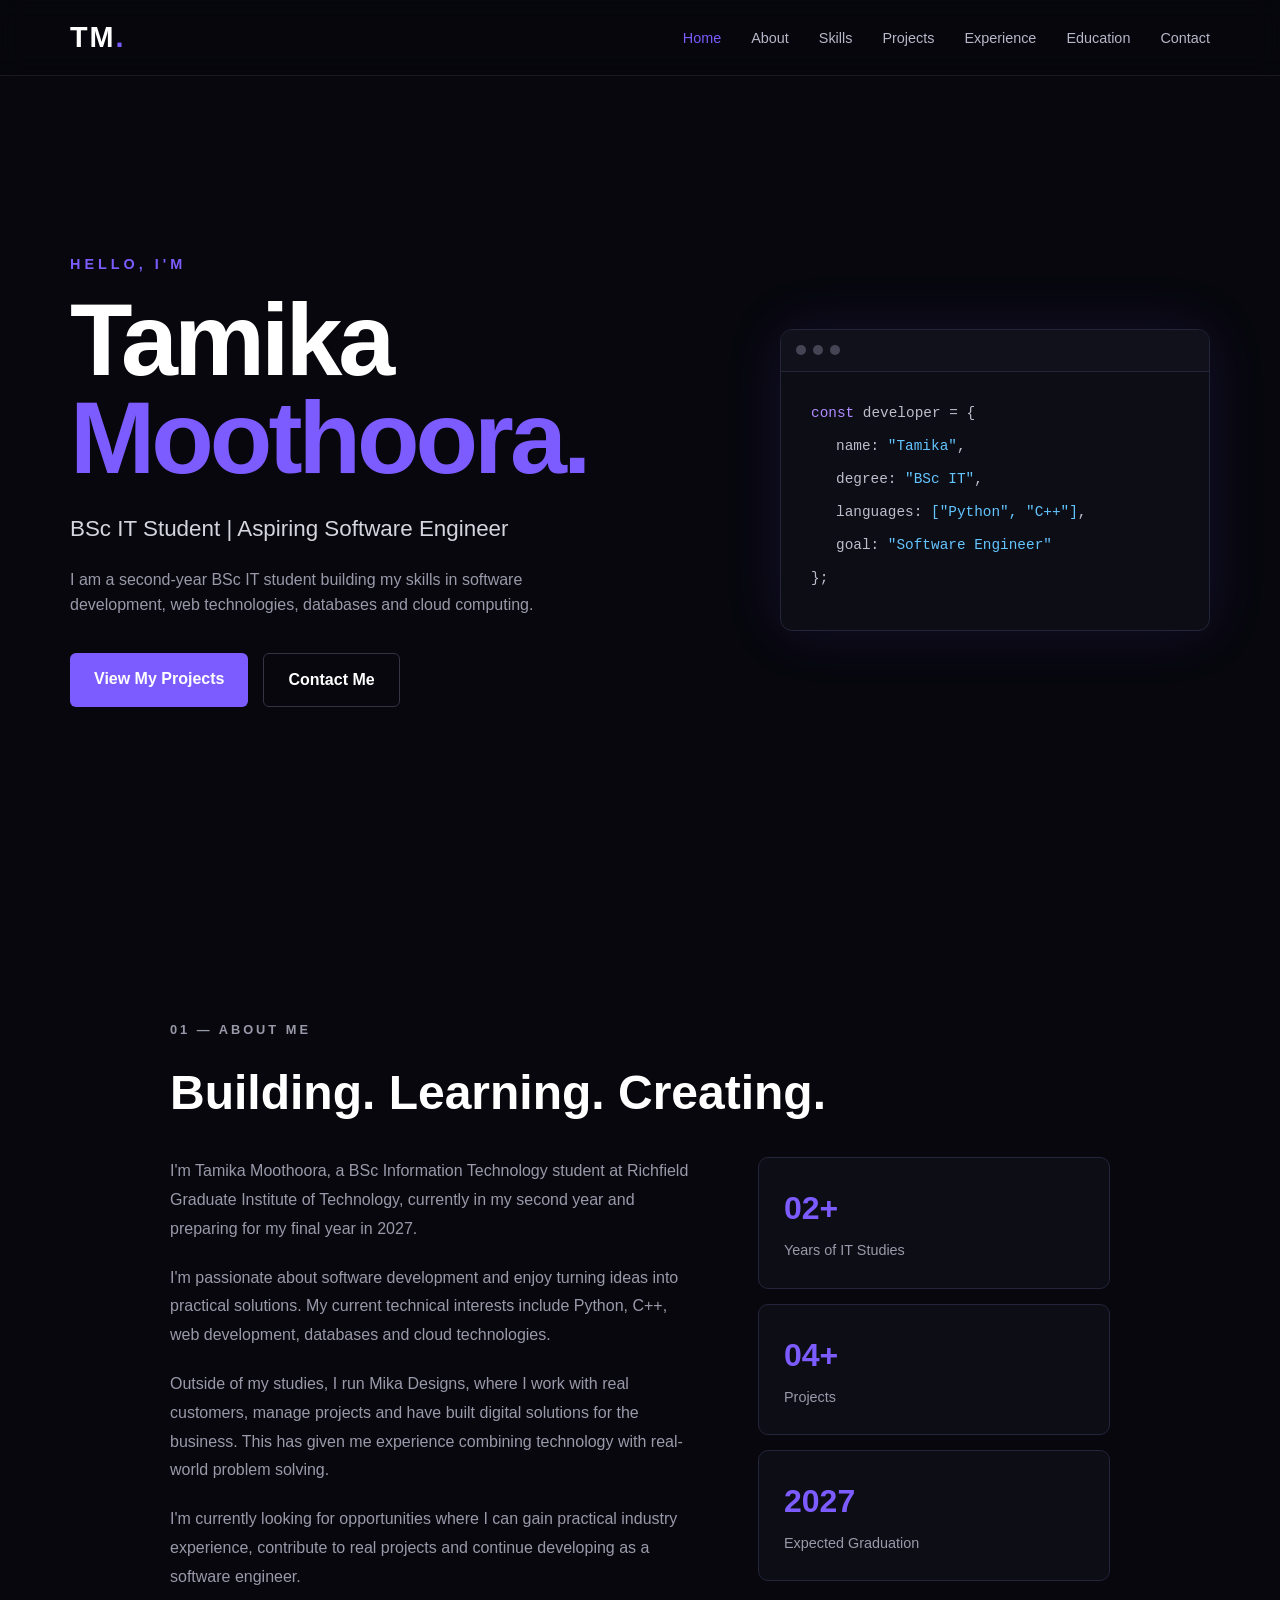
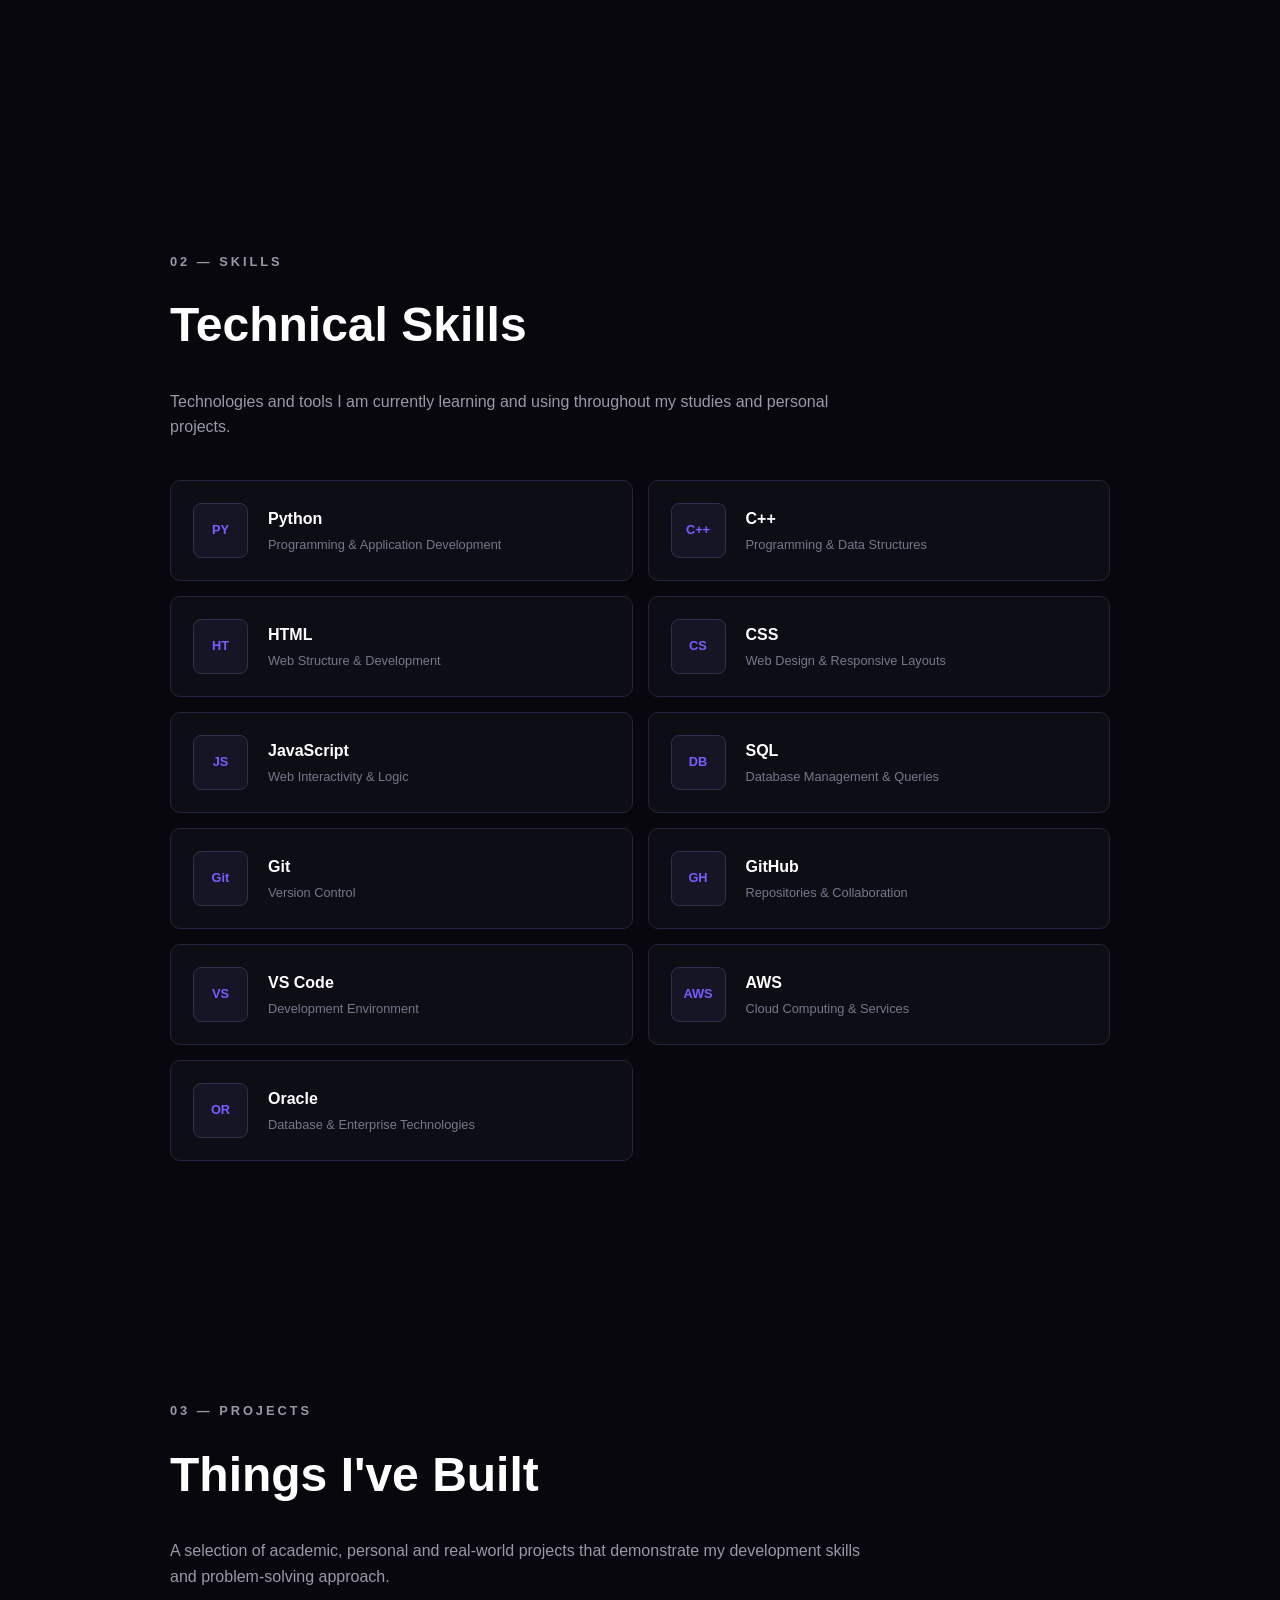
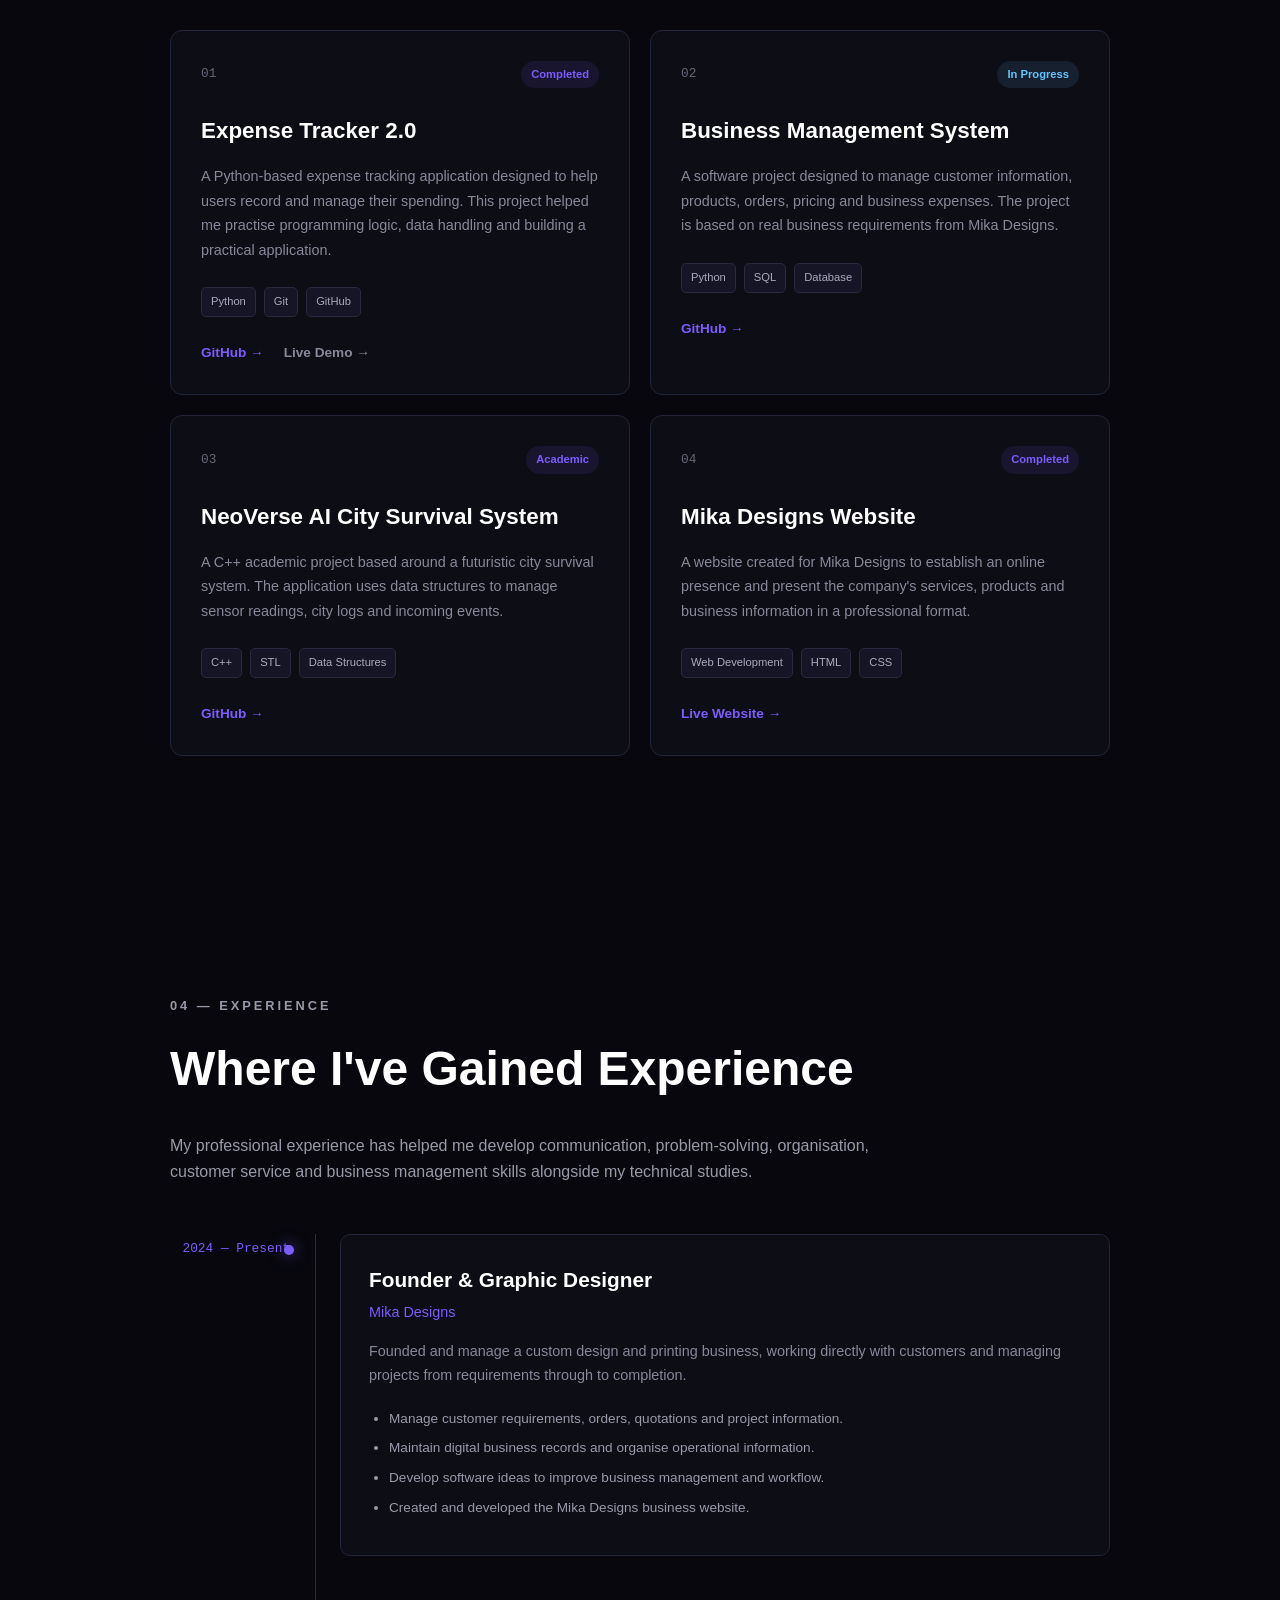
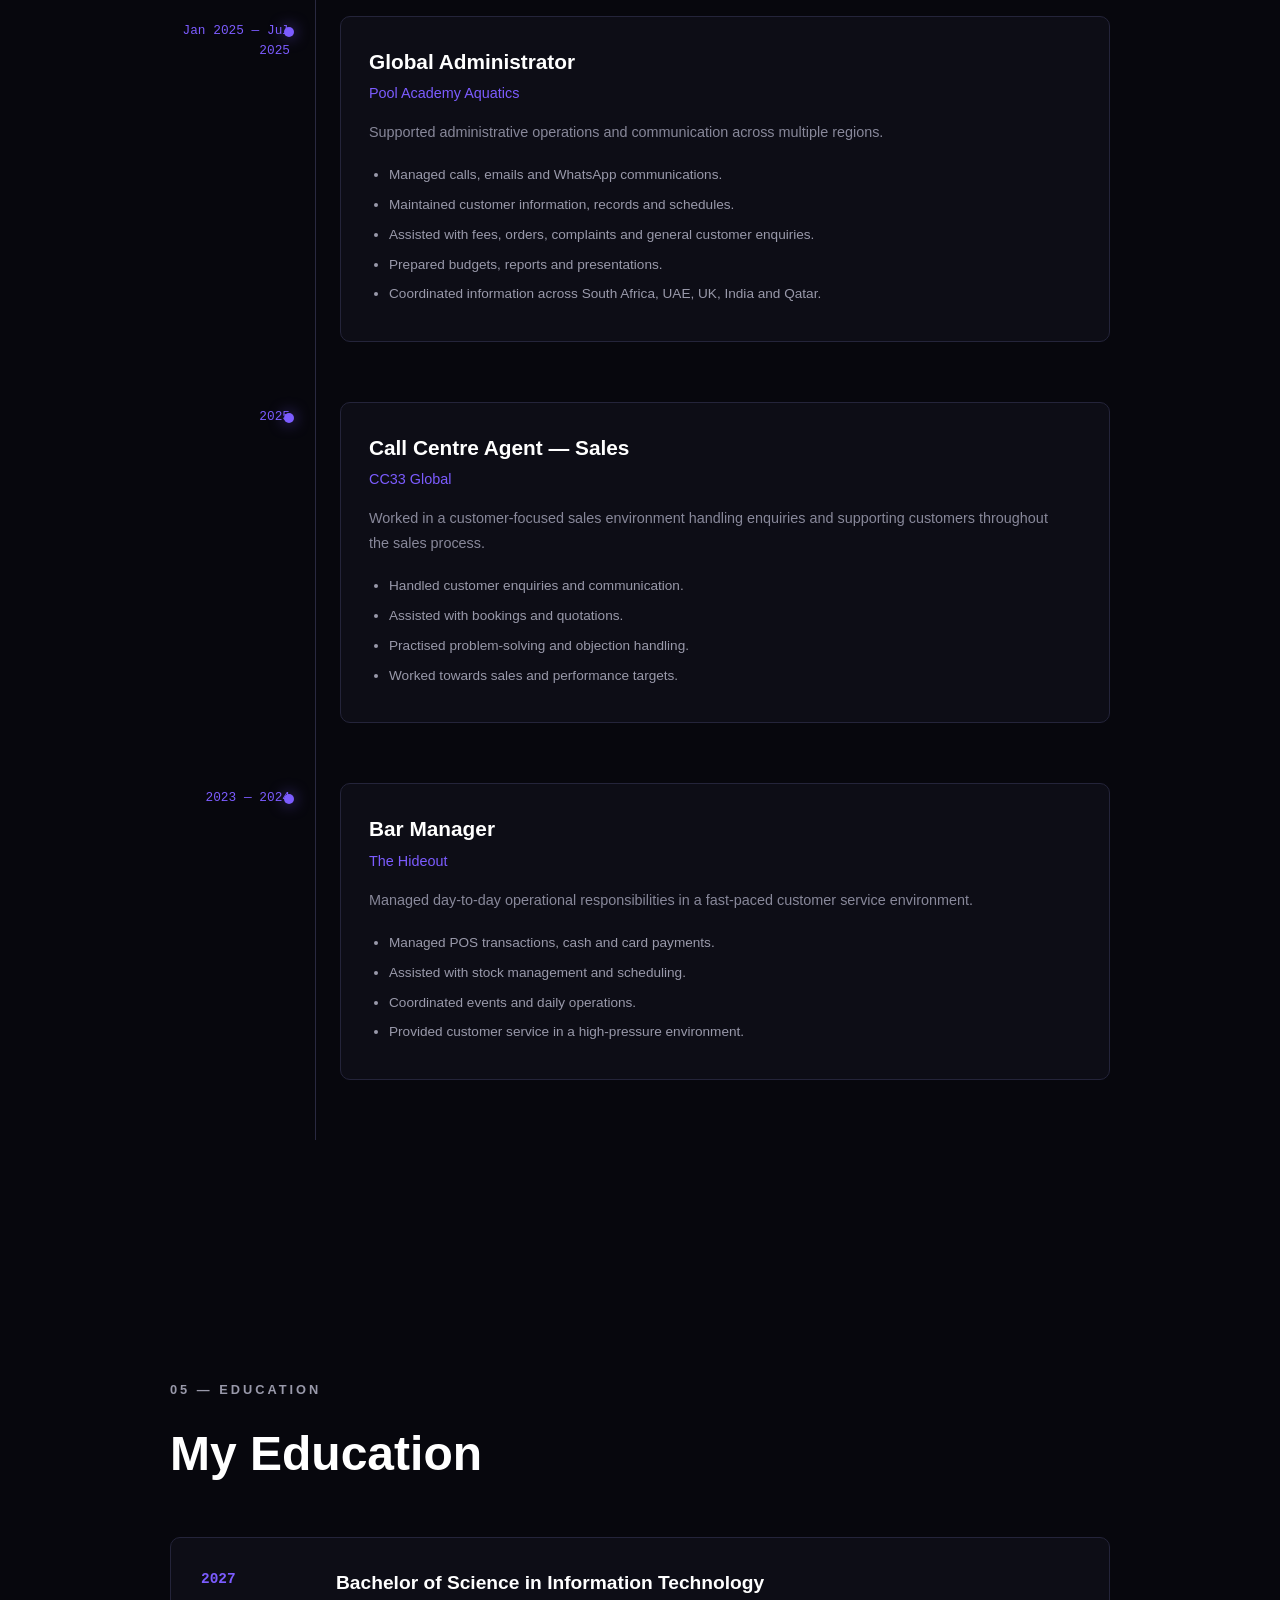
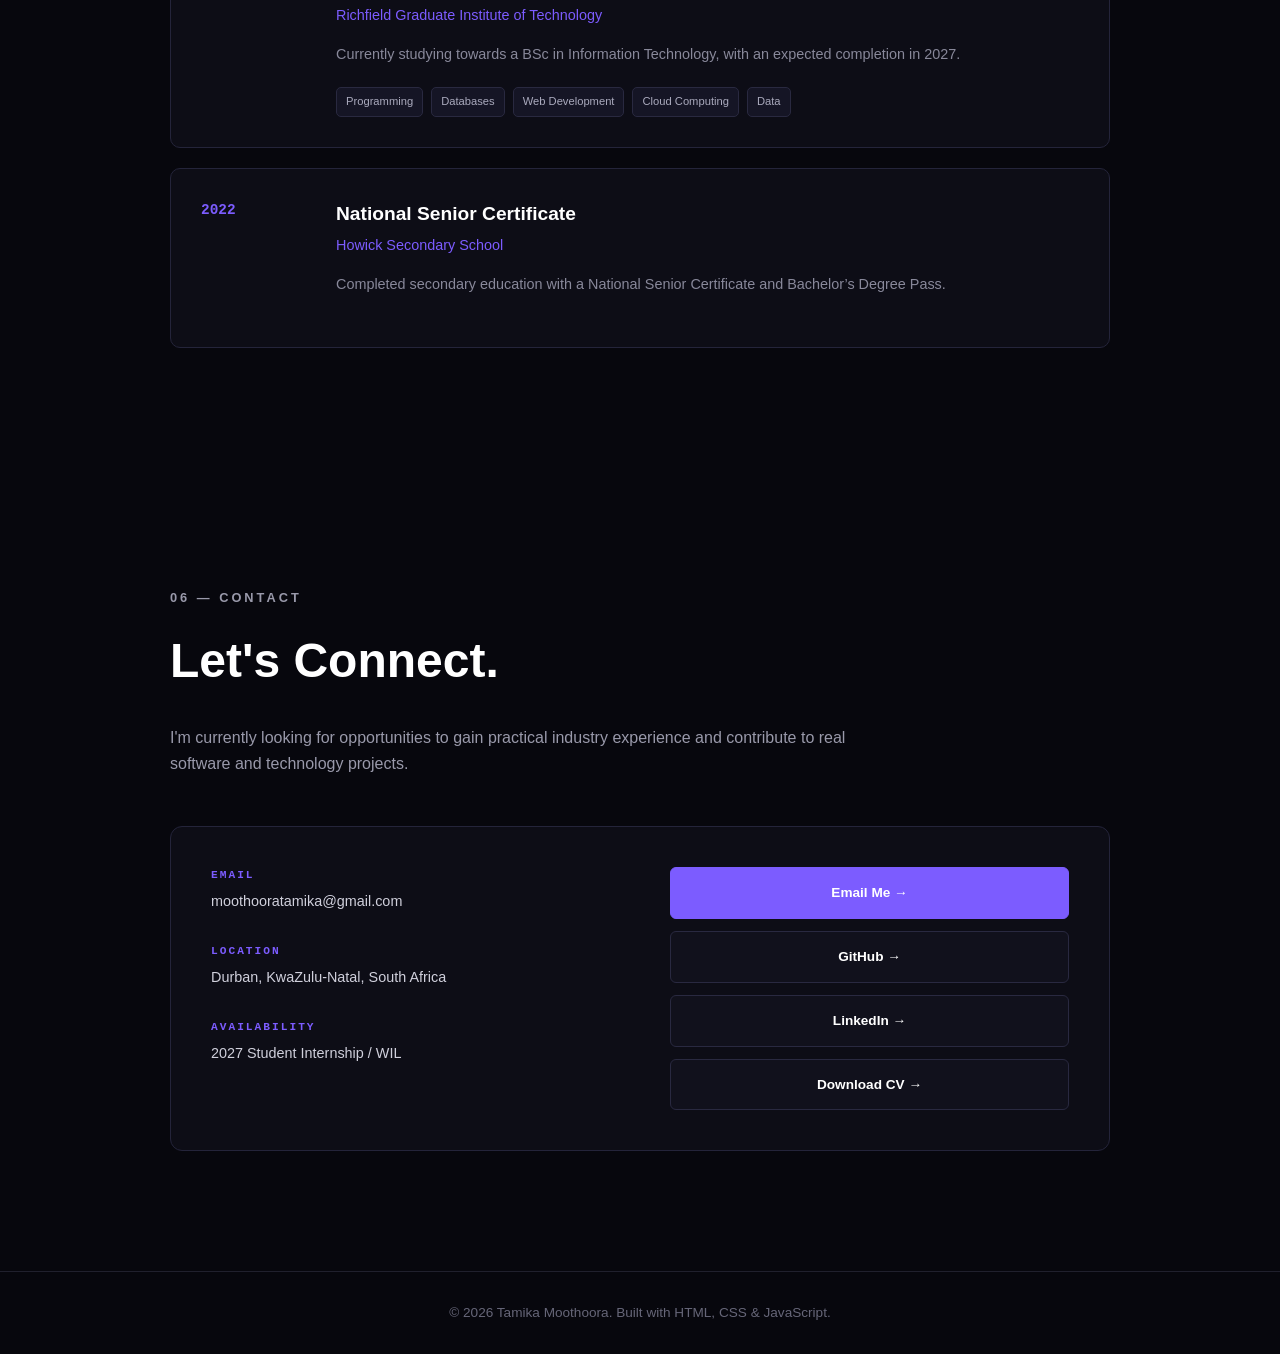
<file: index.html>
<!DOCTYPE html>
<html lang="en">
<head>
    <meta charset="UTF-8">
    <meta name="viewport" content="width=device-width, initial-scale=1.0">

    <title>Tamika Moothoora | Software Engineering Portfolio</title>

    <link rel="stylesheet" href="style.css">
</head>

<body>

    <!-- Navigation -->
    <header>
        <nav class="navbar">

            <a href="#home" class="logo">
                TM<span>.</span>
            </a>

           <ul class="nav-links">
    <li><a href="#home">Home</a></li>
    <li><a href="#about">About</a></li>
    <li><a href="#skills">Skills</a></li>
    <li><a href="#projects">Projects</a></li>
    <li><a href="#experience">Experience</a></li>
    <li><a href="#education">Education</a></li>
    <li><a href="#contact">Contact</a></li>
</ul>

        </nav>
    </header>


    <!-- Hero Section -->
    <main>

        <section id="home" class="hero">

            <div class="hero-content">

                <p class="intro">HELLO, I'M</p>

                <h1>
                    Tamika<br>
                    <span>Moothoora.</span>
                </h1>

                <h2>
                    BSc IT Student | Aspiring Software Engineer
                </h2>

                <p class="hero-description">
                    I am a second-year BSc IT student building my skills
                    in software development, web technologies, databases
                    and cloud computing.
                </p>

                <div class="hero-buttons">

                    <a href="#projects" class="btn primary-btn">
                        View My Projects
                    </a>

                    <a href="#contact" class="btn secondary-btn">
                        Contact Me
                    </a>

                </div>

            </div>


            <!-- Developer Visual -->
            <div class="hero-visual">

                <div class="code-card">

                    <div class="code-header">
                        <span></span>
                        <span></span>
                        <span></span>
                    </div>

                    <div class="code-content">

                        <p>
                            <span class="purple">const</span>
                            developer = {
                        </p>

                        <p class="indent">
                            name:
                            <span class="blue">"Tamika"</span>,
                        </p>

                        <p class="indent">
                            degree:
                            <span class="blue">"BSc IT"</span>,
                        </p>

                        <p class="indent">
                            languages:
                            <span class="blue">["Python", "C++"]</span>,
                        </p>

                        <p class="indent">
                            goal:
                            <span class="blue">
                                "Software Engineer"
                            </span>
                        </p>

                        <p>};</p>

                    </div>

                </div>

            </div>

        </section>


        <!-- About Section Placeholder -->
        <section id="about" class="section">

    <p class="section-label">01 — ABOUT ME</p>

    <h2>Building. Learning. Creating.</h2>

    <div class="about-content">

        <div class="about-text">

            <p>
                I'm Tamika Moothoora, a BSc Information Technology
                student at Richfield Graduate Institute of Technology,
                currently in my second year and preparing for my final
                year in 2027.
            </p>

            <p>
                I'm passionate about software development and enjoy
                turning ideas into practical solutions. My current
                technical interests include Python, C++, web
                development, databases and cloud technologies.
            </p>

            <p>
                Outside of my studies, I run Mika Designs, where I work
                with real customers, manage projects and have built
                digital solutions for the business. This has given me
                experience combining technology with real-world
                problem solving.
            </p>

            <p>
                I'm currently looking for opportunities where I can
                gain practical industry experience, contribute to
                real projects and continue developing as a software
                engineer.
            </p>

        </div>


        <div class="about-stats">

            <div class="stat-card">
                <span>02+</span>
                <p>Years of IT Studies</p>
            </div>

            <div class="stat-card">
                <span>04+</span>
                <p>Projects</p>
            </div>

            <div class="stat-card">
                <span>2027</span>
                <p>Expected Graduation</p>
            </div>

        </div>

    </div>

</section>

        <!-- Skills Section Placeholder -->
       <section id="skills" class="section">

    <p class="section-label">02 — SKILLS</p>

    <h2>Technical Skills</h2>

    <p class="section-intro">
        Technologies and tools I am currently learning and using
        throughout my studies and personal projects.
    </p>


    <div class="skills-grid">

        <!-- Programming -->

        <div class="skill-card">
            <div class="skill-icon">PY</div>

            <div>
                <h3>Python</h3>
                <p>Programming & Application Development</p>
            </div>
        </div>


        <div class="skill-card">
            <div class="skill-icon">C++</div>

            <div>
                <h3>C++</h3>
                <p>Programming & Data Structures</p>
            </div>
        </div>


        <!-- Web Development -->

        <div class="skill-card">
            <div class="skill-icon">HT</div>

            <div>
                <h3>HTML</h3>
                <p>Web Structure & Development</p>
            </div>
        </div>


        <div class="skill-card">
            <div class="skill-icon">CS</div>

            <div>
                <h3>CSS</h3>
                <p>Web Design & Responsive Layouts</p>
            </div>
        </div>


        <div class="skill-card">
            <div class="skill-icon">JS</div>

            <div>
                <h3>JavaScript</h3>
                <p>Web Interactivity & Logic</p>
            </div>
        </div>


        <!-- Database -->

        <div class="skill-card">
            <div class="skill-icon">DB</div>

            <div>
                <h3>SQL</h3>
                <p>Database Management & Queries</p>
            </div>
        </div>


        <!-- Development Tools -->

        <div class="skill-card">
            <div class="skill-icon">Git</div>

            <div>
                <h3>Git</h3>
                <p>Version Control</p>
            </div>
        </div>


        <div class="skill-card">
            <div class="skill-icon">GH</div>

            <div>
                <h3>GitHub</h3>
                <p>Repositories & Collaboration</p>
            </div>
        </div>


        <div class="skill-card">
            <div class="skill-icon">VS</div>

            <div>
                <h3>VS Code</h3>
                <p>Development Environment</p>
            </div>
        </div>


        <!-- Cloud -->

        <div class="skill-card">
            <div class="skill-icon">AWS</div>

            <div>
                <h3>AWS</h3>
                <p>Cloud Computing & Services</p>
            </div>
        </div>


        <div class="skill-card">
            <div class="skill-icon">OR</div>

            <div>
                <h3>Oracle</h3>
                <p>Database & Enterprise Technologies</p>
            </div>
        </div>

    </div>

</section>


        <!-- Projects Section Placeholder -->
        <section id="projects" class="section">

    <p class="section-label">03 — PROJECTS</p>

    <h2>Things I've Built</h2>

    <p class="section-intro">
        A selection of academic, personal and real-world projects
        that demonstrate my development skills and problem-solving
        approach.
    </p>


    <div class="projects-grid">


        <!-- Expense Tracker -->

        <article class="project-card">

            <div class="project-top">
                <span class="project-number">01</span>
                <span class="project-status completed">
                    Completed
                </span>
            </div>

            <h3>Expense Tracker 2.0</h3>

            <p>
                A Python-based expense tracking application designed
                to help users record and manage their spending.
                This project helped me practise programming logic,
                data handling and building a practical application.
            </p>

            <div class="project-tech">
                <span>Python</span>
                <span>Git</span>
                <span>GitHub</span>
            </div>

            <div class="project-links">

                <a href="#" class="project-link">
                    GitHub →
                </a>

                <a href="#" class="project-link secondary-link">
                    Live Demo →
                </a>

            </div>

        </article>


        <!-- Business Management System -->

        <article class="project-card">

            <div class="project-top">
                <span class="project-number">02</span>

                <span class="project-status progress">
                    In Progress
                </span>
            </div>

            <h3>Business Management System</h3>

            <p>
                A software project designed to manage customer
                information, products, orders, pricing and business
                expenses. The project is based on real business
                requirements from Mika Designs.
            </p>

            <div class="project-tech">
                <span>Python</span>
                <span>SQL</span>
                <span>Database</span>
            </div>

            <div class="project-links">

                <a href="#" class="project-link">
                    GitHub →
                </a>

            </div>

        </article>


        <!-- NeoVerse -->

        <article class="project-card">

            <div class="project-top">
                <span class="project-number">03</span>

                <span class="project-status completed">
                    Academic
                </span>
            </div>

            <h3>NeoVerse AI City Survival System</h3>

            <p>
                A C++ academic project based around a futuristic city
                survival system. The application uses data structures
                to manage sensor readings, city logs and incoming
                events.
            </p>

            <div class="project-tech">
                <span>C++</span>
                <span>STL</span>
                <span>Data Structures</span>
            </div>

            <div class="project-links">

                <a href="#" class="project-link">
                    GitHub →
                </a>

            </div>

        </article>


        <!-- Mika Designs Website -->

        <article class="project-card">

            <div class="project-top">
                <span class="project-number">04</span>

                <span class="project-status completed">
                    Completed
                </span>
            </div>

            <h3>Mika Designs Website</h3>

            <p>
                A website created for Mika Designs to establish an
                online presence and present the company's services,
                products and business information in a professional
                format.
            </p>

            <div class="project-tech">
                <span>Web Development</span>
                <span>HTML</span>
                <span>CSS</span>
            </div>

            <div class="project-links">

                <a href="#" class="project-link">
                    Live Website →
                </a>

            </div>

        </article>


    </div>

</section>

        <!-- Experience Section Placeholder -->
       <section id="experience" class="section">

    <p class="section-label">04 — EXPERIENCE</p>

    <h2>Where I've Gained Experience</h2>

    <p class="section-intro">
        My professional experience has helped me develop
        communication, problem-solving, organisation, customer
        service and business management skills alongside my
        technical studies.
    </p>


    <div class="experience-list">


        <!-- Mika Designs -->

        <article class="experience-item">

            <div class="experience-date">
                2024 — Present
            </div>

            <div class="experience-content">

                <h3>Founder & Graphic Designer</h3>

                <h4>Mika Designs</h4>

                <p>
                    Founded and manage a custom design and printing
                    business, working directly with customers and
                    managing projects from requirements through to
                    completion.
                </p>

                <ul>
                    <li>
                        Manage customer requirements, orders,
                        quotations and project information.
                    </li>

                    <li>
                        Maintain digital business records and
                        organise operational information.
                    </li>

                    <li>
                        Develop software ideas to improve business
                        management and workflow.
                    </li>

                    <li>
                        Created and developed the Mika Designs
                        business website.
                    </li>
                </ul>

            </div>

        </article>


        <!-- Pool Academy -->

        <article class="experience-item">

            <div class="experience-date">
                Jan 2025 — Jul 2025
            </div>

            <div class="experience-content">

                <h3>Global Administrator</h3>

                <h4>Pool Academy Aquatics</h4>

                <p>
                    Supported administrative operations and
                    communication across multiple regions.
                </p>

                <ul>
                    <li>
                        Managed calls, emails and WhatsApp
                        communications.
                    </li>

                    <li>
                        Maintained customer information, records
                        and schedules.
                    </li>

                    <li>
                        Assisted with fees, orders, complaints and
                        general customer enquiries.
                    </li>

                    <li>
                        Prepared budgets, reports and presentations.
                    </li>

                    <li>
                        Coordinated information across South Africa,
                        UAE, UK, India and Qatar.
                    </li>
                </ul>

            </div>

        </article>


        <!-- CC33 Global -->

        <article class="experience-item">

            <div class="experience-date">
                2025
            </div>

            <div class="experience-content">

                <h3>Call Centre Agent — Sales</h3>

                <h4>CC33 Global</h4>

                <p>
                    Worked in a customer-focused sales environment
                    handling enquiries and supporting customers
                    throughout the sales process.
                </p>

                <ul>
                    <li>
                        Handled customer enquiries and communication.
                    </li>

                    <li>
                        Assisted with bookings and quotations.
                    </li>

                    <li>
                        Practised problem-solving and objection
                        handling.
                    </li>

                    <li>
                        Worked towards sales and performance targets.
                    </li>
                </ul>

            </div>

        </article>


        <!-- The Hideout -->

        <article class="experience-item">

            <div class="experience-date">
                2023 — 2024
            </div>

            <div class="experience-content">

                <h3>Bar Manager</h3>

                <h4>The Hideout</h4>

                <p>
                    Managed day-to-day operational responsibilities
                    in a fast-paced customer service environment.
                </p>

                <ul>
                    <li>
                        Managed POS transactions, cash and card
                        payments.
                    </li>

                    <li>
                        Assisted with stock management and
                        scheduling.
                    </li>

                    <li>
                        Coordinated events and daily operations.
                    </li>

                    <li>
                        Provided customer service in a
                        high-pressure environment.
                    </li>
                </ul>

            </div>

        </article>


    </div>

</section>

<!-- Education Section -->

<section id="education" class="section">

    <p class="section-label">05 — EDUCATION</p>

    <h2>My Education</h2>

    <div class="education-list">


        <!-- Richfield -->

        <article class="education-card">

            <div class="education-year">
                2027
            </div>

            <div class="education-content">

                <h3>Bachelor of Science in Information Technology</h3>

                <h4>
                    Richfield Graduate Institute of Technology
                </h4>

                <p>
                    Currently studying towards a BSc in Information
                    Technology, with an expected completion in 2027.
                </p>

                <div class="education-tags">

                    <span>Programming</span>
                    <span>Databases</span>
                    <span>Web Development</span>
                    <span>Cloud Computing</span>
                    <span>Data</span>

                </div>

            </div>

        </article>


        <!-- High School -->

        <article class="education-card">

            <div class="education-year">
                2022
            </div>

            <div class="education-content">

                <h3>National Senior Certificate</h3>

                <h4>
                    Howick Secondary School
                </h4>

                <p>
                    Completed secondary education with a National
                    Senior Certificate and Bachelor’s Degree Pass.
                </p>

            </div>

        </article>


    </div>

</section>


        <!-- Contact Section Placeholder -->
      <!-- Contact Section -->

<section id="contact" class="section contact-section">

    <p class="section-label">06 — CONTACT</p>

    <h2>Let's Connect.</h2>

    <p class="contact-intro">
        I'm currently looking for opportunities to gain practical
        industry experience and contribute to real software and
        technology projects.
    </p>


    <div class="contact-container">


        <!-- Contact Information -->

        <div class="contact-info">

            <div class="contact-item">

                <span class="contact-label">EMAIL</span>

                <a href="mailto:moothooratamika@gmail.com">
                    moothooratamika@gmail.com
                </a>

            </div>


            <div class="contact-item">

                <span class="contact-label">LOCATION</span>

                <p>Durban, KwaZulu-Natal, South Africa</p>

            </div>


            <div class="contact-item">

                <span class="contact-label">AVAILABILITY</span>

                <p>2027 Student Internship / WIL</p>

            </div>

        </div>


        <!-- Contact Buttons -->

        <div class="contact-buttons">

            <a
                href="mailto:moothooratamika@gmail.com"
                class="contact-btn primary-contact"
            >
                Email Me →
            </a>


            <a
                href="#"
                class="contact-btn"
                target="_blank"
            >
                GitHub →
            </a>


            <a
                href="#"
                class="contact-btn"
                target="_blank"
            >
                LinkedIn →
            </a>


            <a
                href="#"
                class="contact-btn"
                target="_blank"
            >
                Download CV →
            </a>

        </div>

    </div>

</section>

    </main>


    <footer>

        <p>
            © 2026 Tamika Moothoora. Built with HTML, CSS & JavaScript.
        </p>

    </footer>


    <script src="script.js"></script>

</body>
</html>
</file>
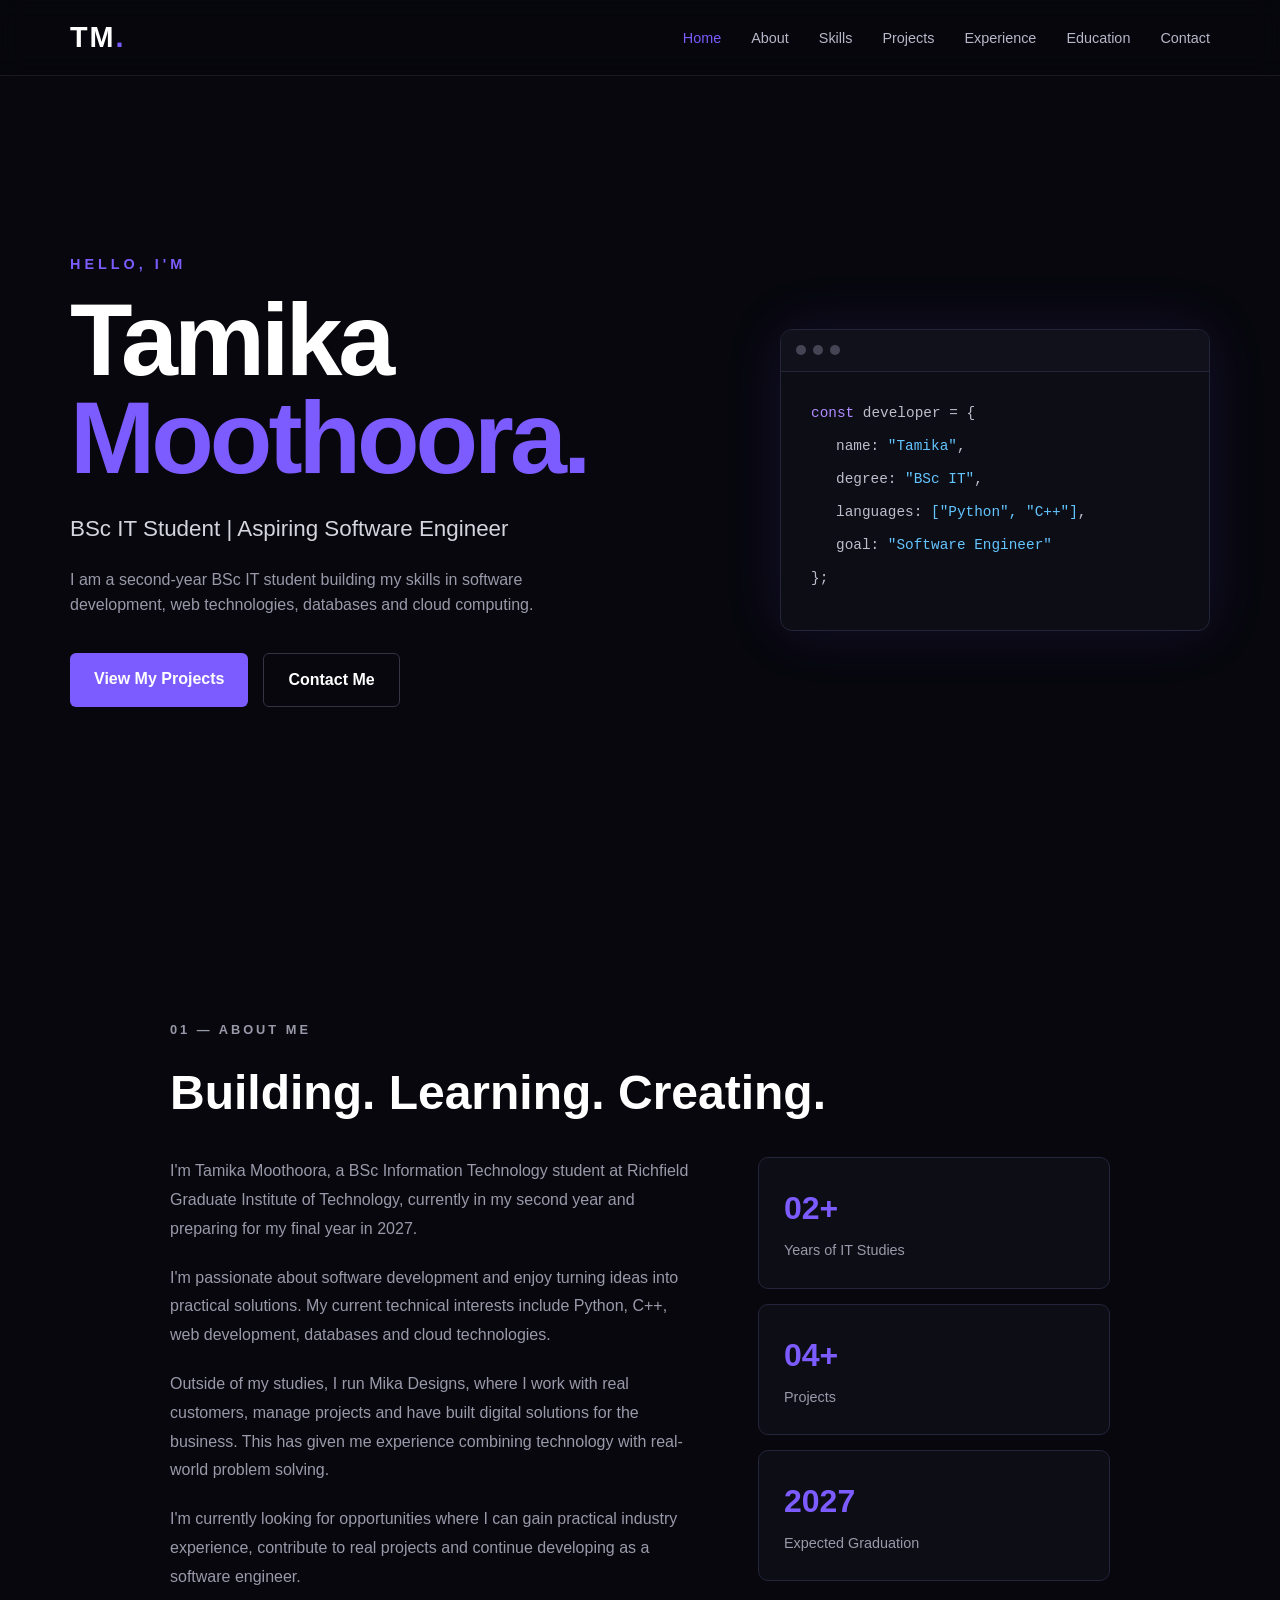
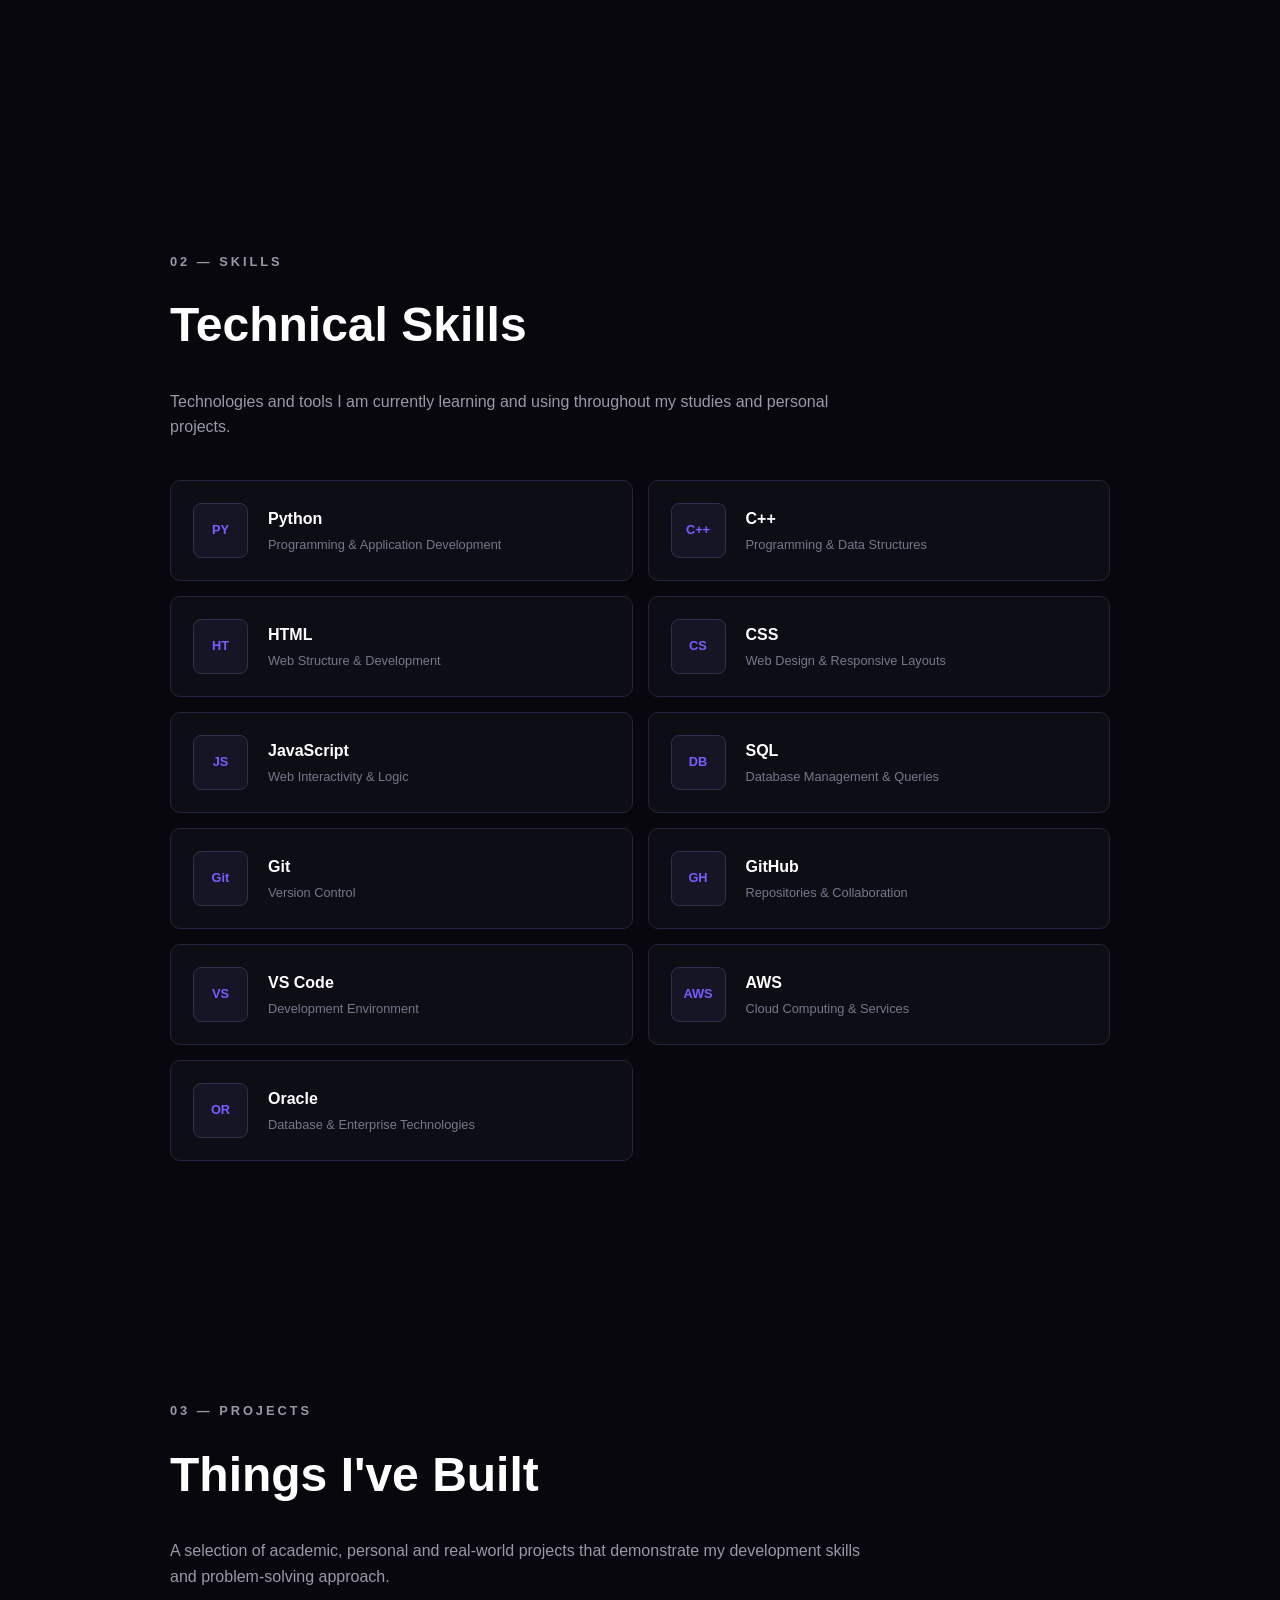
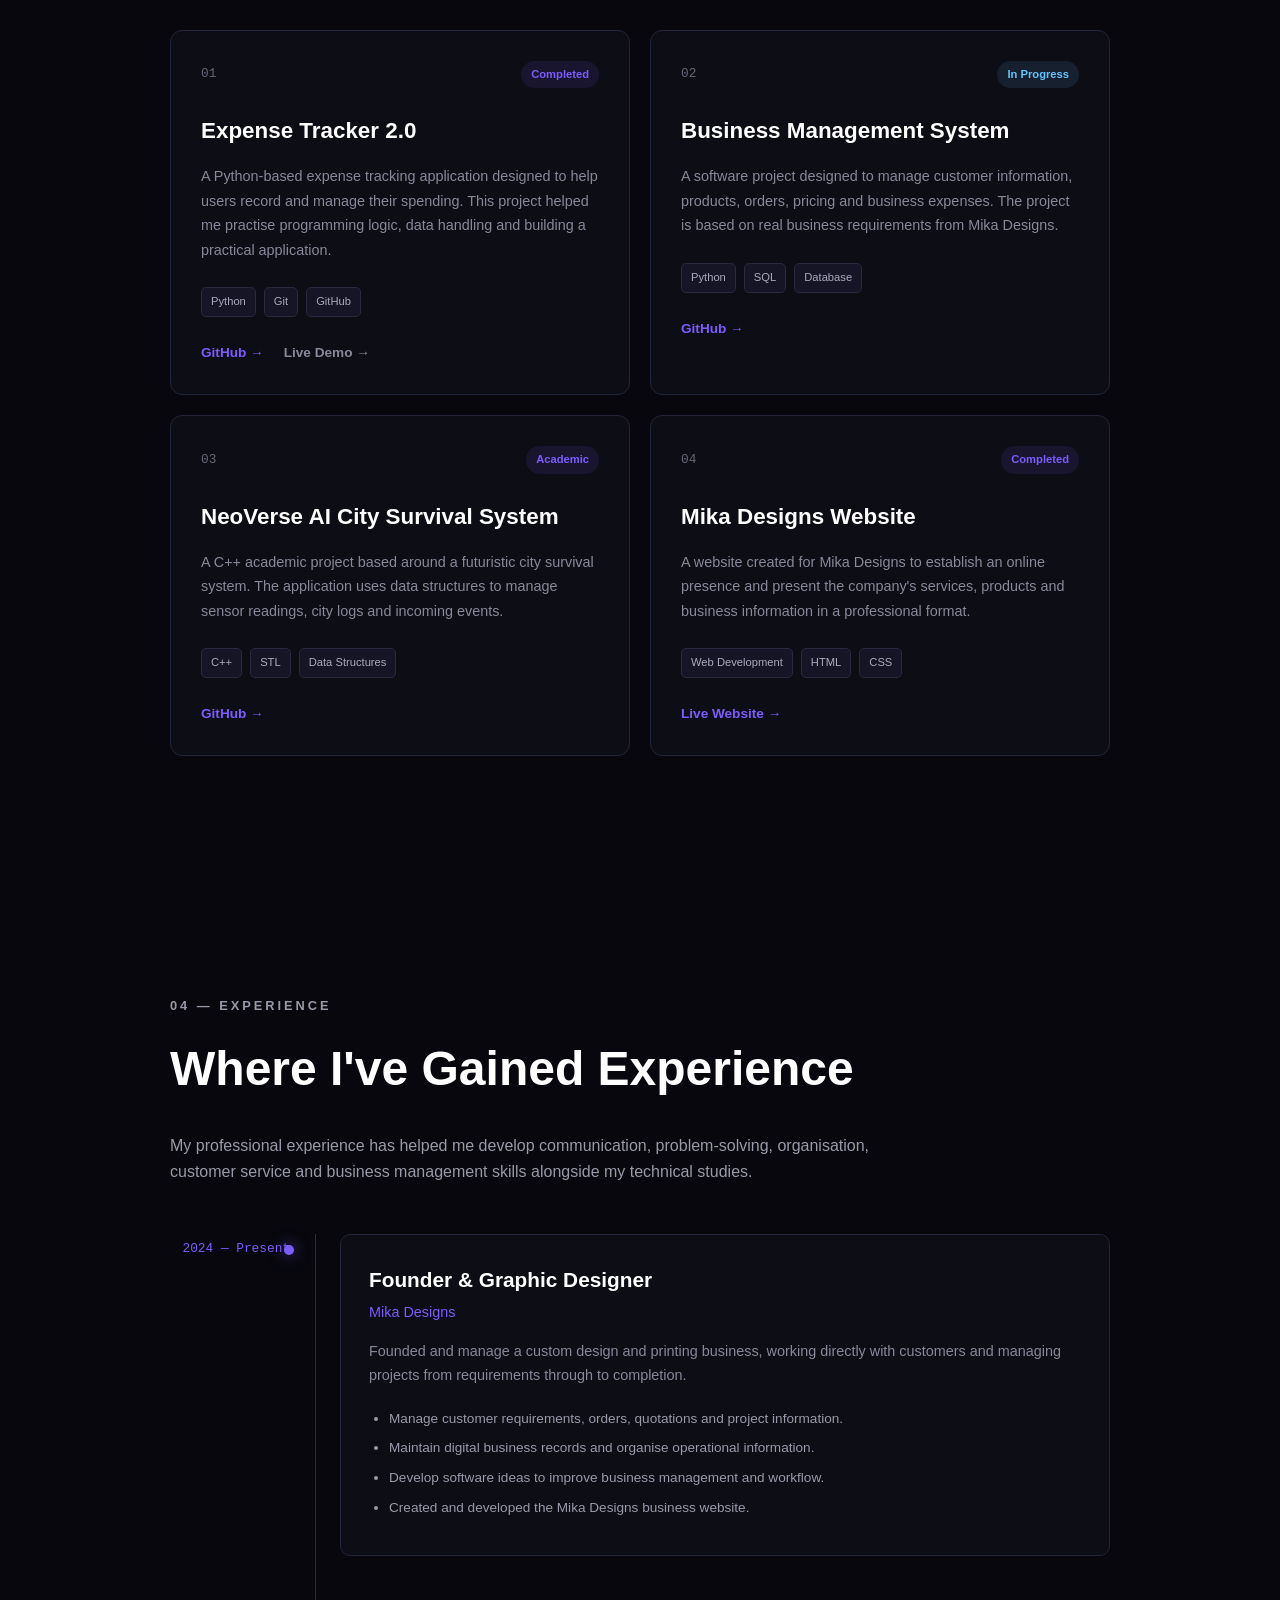
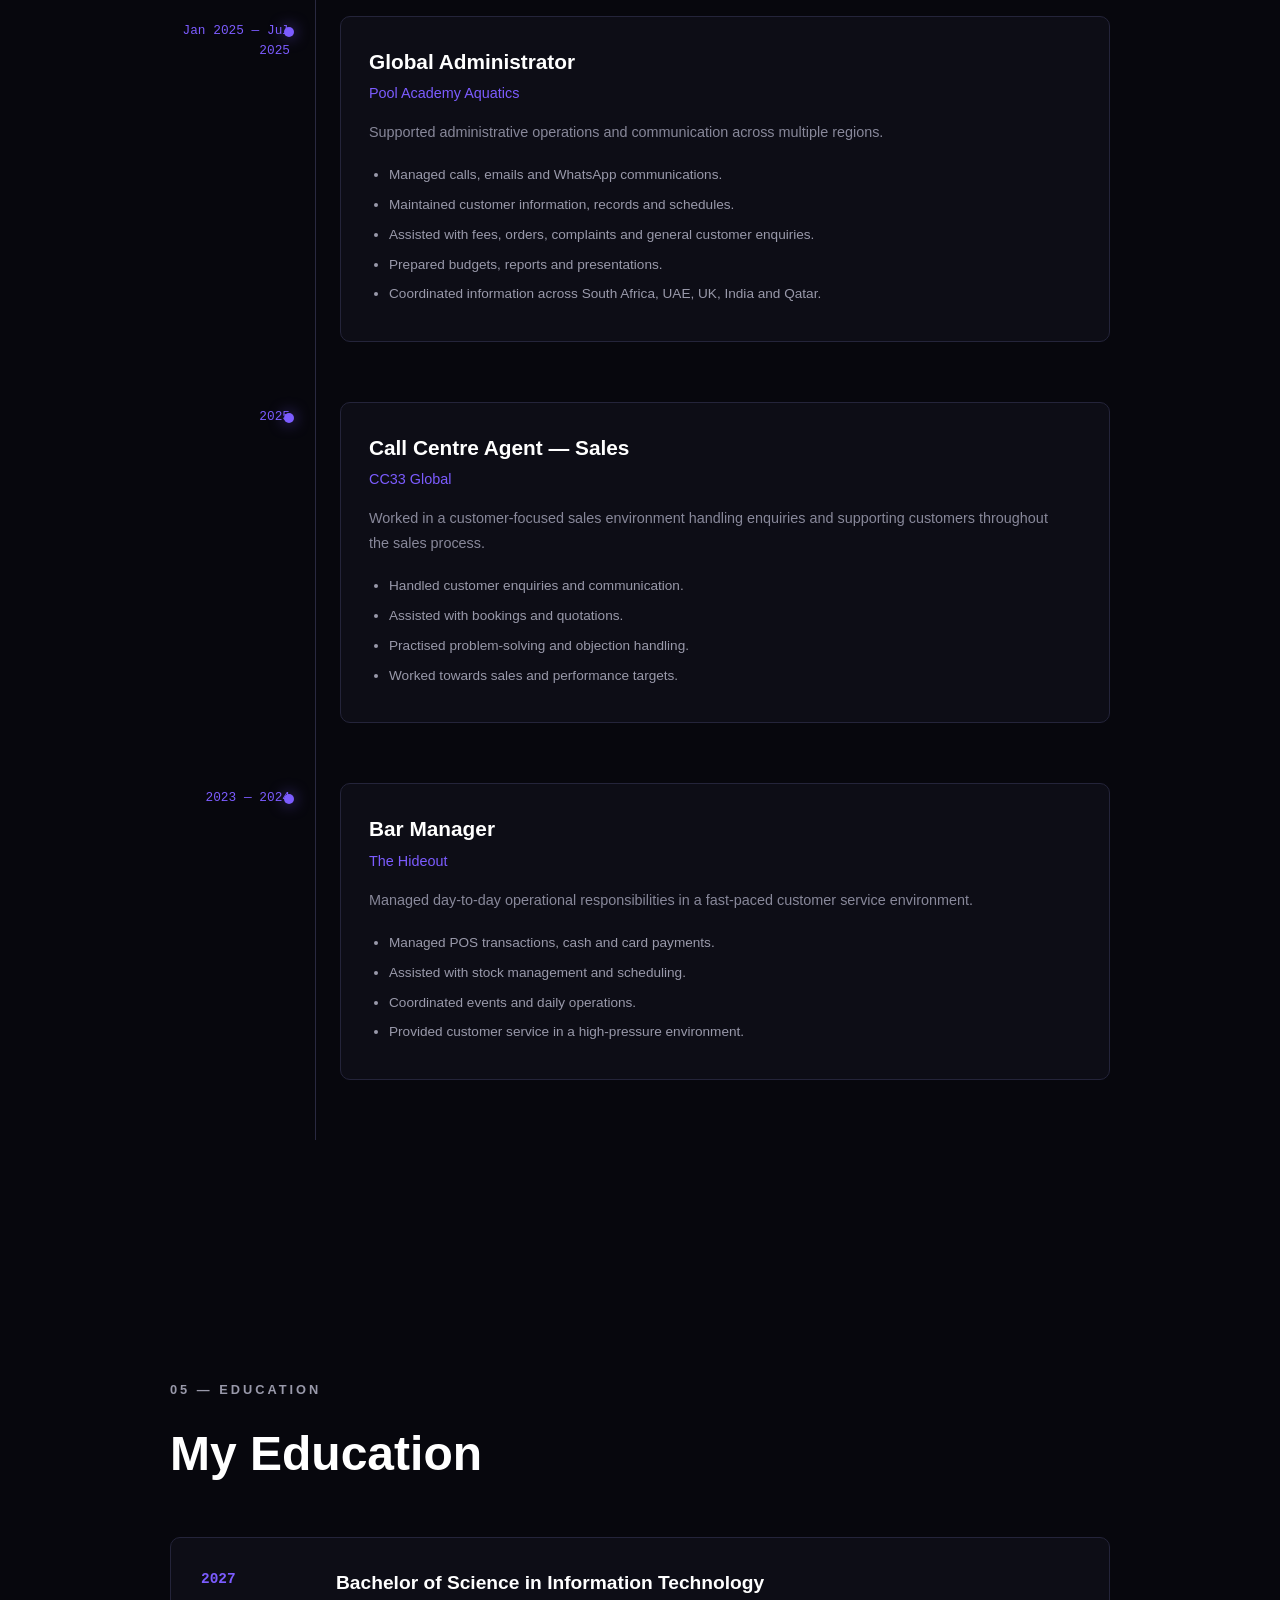
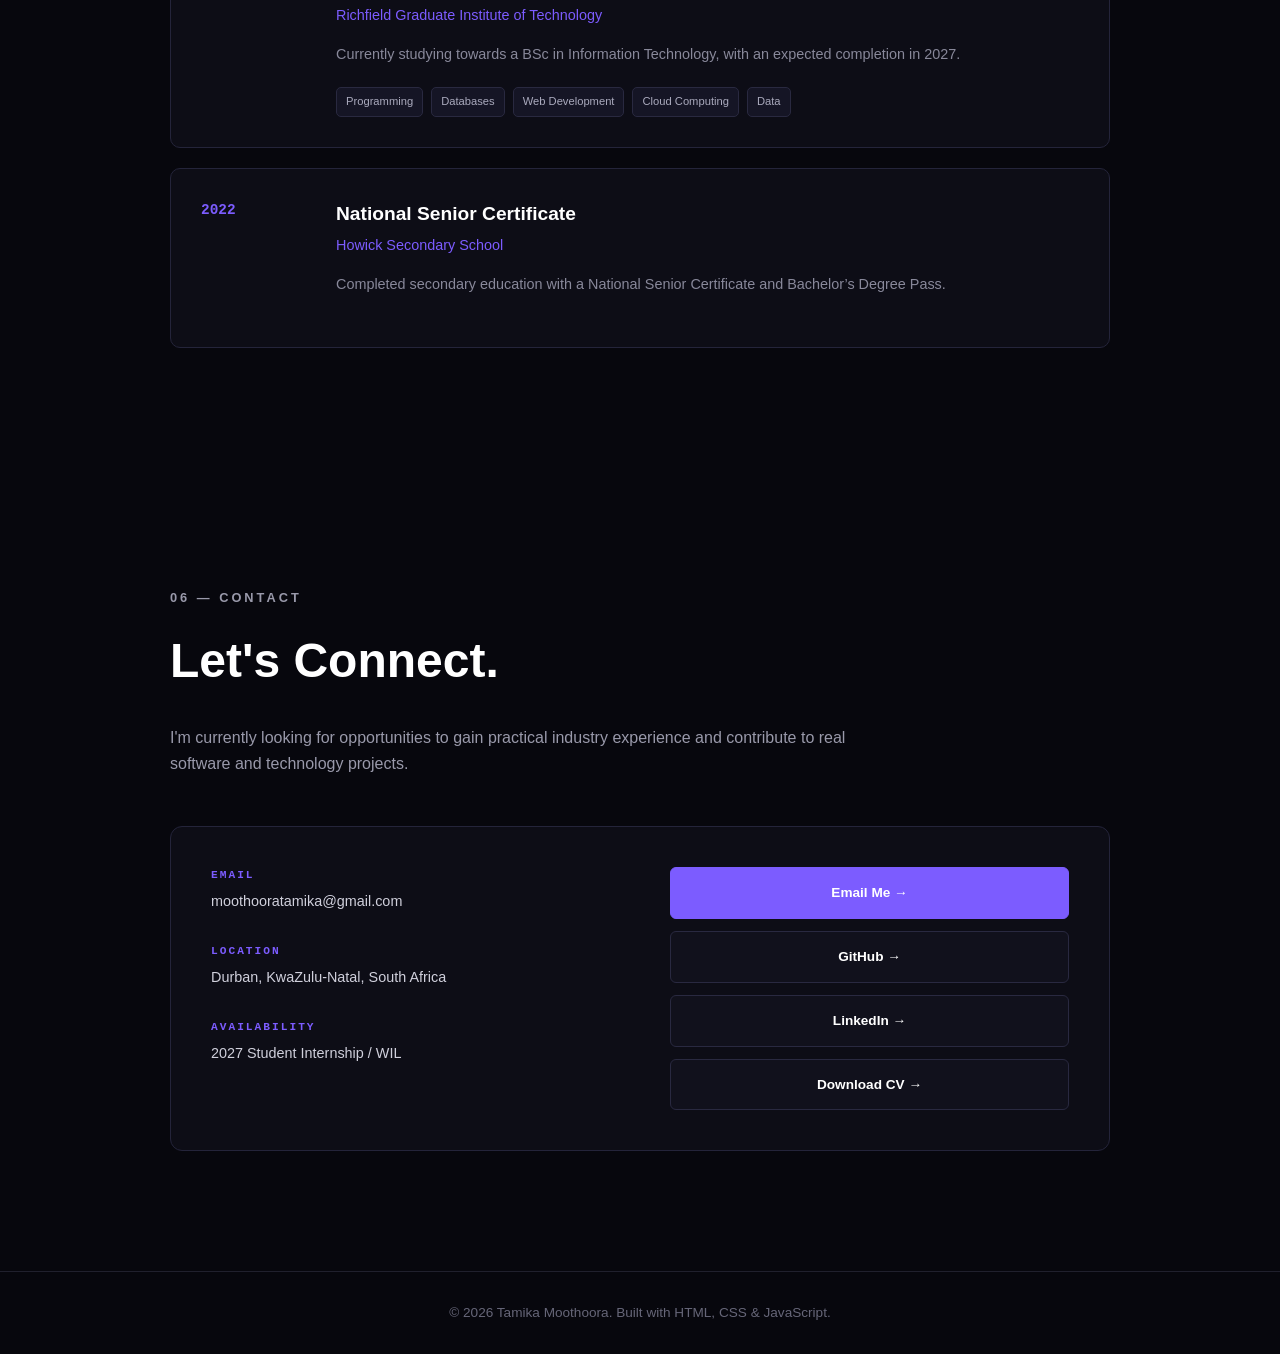
<file: intex.html>
<!DOCTYPE html>
<html lang="en">
<head>
    <meta charset="UTF-8">
    <meta name="viewport" content="width=device-width, initial-scale=1.0">

    <title>Tamika Moothoora | Software Engineering Portfolio</title>

    <link rel="stylesheet" href="style.css">
</head>

<body>

    <!-- Navigation -->
    <header>
        <nav class="navbar">

            <a href="#home" class="logo">
                TM<span>.</span>
            </a>

           <ul class="nav-links">
    <li><a href="#home">Home</a></li>
    <li><a href="#about">About</a></li>
    <li><a href="#skills">Skills</a></li>
    <li><a href="#projects">Projects</a></li>
    <li><a href="#experience">Experience</a></li>
    <li><a href="#education">Education</a></li>
    <li><a href="#contact">Contact</a></li>
</ul>

        </nav>
    </header>


    <!-- Hero Section -->
    <main>

        <section id="home" class="hero">

            <div class="hero-content">

                <p class="intro">HELLO, I'M</p>

                <h1>
                    Tamika<br>
                    <span>Moothoora.</span>
                </h1>

                <h2>
                    BSc IT Student | Aspiring Software Engineer
                </h2>

                <p class="hero-description">
                    I am a second-year BSc IT student building my skills
                    in software development, web technologies, databases
                    and cloud computing.
                </p>

                <div class="hero-buttons">

                    <a href="#projects" class="btn primary-btn">
                        View My Projects
                    </a>

                    <a href="#contact" class="btn secondary-btn">
                        Contact Me
                    </a>

                </div>

            </div>


            <!-- Developer Visual -->
            <div class="hero-visual">

                <div class="code-card">

                    <div class="code-header">
                        <span></span>
                        <span></span>
                        <span></span>
                    </div>

                    <div class="code-content">

                        <p>
                            <span class="purple">const</span>
                            developer = {
                        </p>

                        <p class="indent">
                            name:
                            <span class="blue">"Tamika"</span>,
                        </p>

                        <p class="indent">
                            degree:
                            <span class="blue">"BSc IT"</span>,
                        </p>

                        <p class="indent">
                            languages:
                            <span class="blue">["Python", "C++"]</span>,
                        </p>

                        <p class="indent">
                            goal:
                            <span class="blue">
                                "Software Engineer"
                            </span>
                        </p>

                        <p>};</p>

                    </div>

                </div>

            </div>

        </section>


        <!-- About Section Placeholder -->
        <section id="about" class="section">

    <p class="section-label">01 — ABOUT ME</p>

    <h2>Building. Learning. Creating.</h2>

    <div class="about-content">

        <div class="about-text">

            <p>
                I'm Tamika Moothoora, a BSc Information Technology
                student at Richfield Graduate Institute of Technology,
                currently in my second year and preparing for my final
                year in 2027.
            </p>

            <p>
                I'm passionate about software development and enjoy
                turning ideas into practical solutions. My current
                technical interests include Python, C++, web
                development, databases and cloud technologies.
            </p>

            <p>
                Outside of my studies, I run Mika Designs, where I work
                with real customers, manage projects and have built
                digital solutions for the business. This has given me
                experience combining technology with real-world
                problem solving.
            </p>

            <p>
                I'm currently looking for opportunities where I can
                gain practical industry experience, contribute to
                real projects and continue developing as a software
                engineer.
            </p>

        </div>


        <div class="about-stats">

            <div class="stat-card">
                <span>02+</span>
                <p>Years of IT Studies</p>
            </div>

            <div class="stat-card">
                <span>04+</span>
                <p>Projects</p>
            </div>

            <div class="stat-card">
                <span>2027</span>
                <p>Expected Graduation</p>
            </div>

        </div>

    </div>

</section>

        <!-- Skills Section Placeholder -->
       <section id="skills" class="section">

    <p class="section-label">02 — SKILLS</p>

    <h2>Technical Skills</h2>

    <p class="section-intro">
        Technologies and tools I am currently learning and using
        throughout my studies and personal projects.
    </p>


    <div class="skills-grid">

        <!-- Programming -->

        <div class="skill-card">
            <div class="skill-icon">PY</div>

            <div>
                <h3>Python</h3>
                <p>Programming & Application Development</p>
            </div>
        </div>


        <div class="skill-card">
            <div class="skill-icon">C++</div>

            <div>
                <h3>C++</h3>
                <p>Programming & Data Structures</p>
            </div>
        </div>


        <!-- Web Development -->

        <div class="skill-card">
            <div class="skill-icon">HT</div>

            <div>
                <h3>HTML</h3>
                <p>Web Structure & Development</p>
            </div>
        </div>


        <div class="skill-card">
            <div class="skill-icon">CS</div>

            <div>
                <h3>CSS</h3>
                <p>Web Design & Responsive Layouts</p>
            </div>
        </div>


        <div class="skill-card">
            <div class="skill-icon">JS</div>

            <div>
                <h3>JavaScript</h3>
                <p>Web Interactivity & Logic</p>
            </div>
        </div>


        <!-- Database -->

        <div class="skill-card">
            <div class="skill-icon">DB</div>

            <div>
                <h3>SQL</h3>
                <p>Database Management & Queries</p>
            </div>
        </div>


        <!-- Development Tools -->

        <div class="skill-card">
            <div class="skill-icon">Git</div>

            <div>
                <h3>Git</h3>
                <p>Version Control</p>
            </div>
        </div>


        <div class="skill-card">
            <div class="skill-icon">GH</div>

            <div>
                <h3>GitHub</h3>
                <p>Repositories & Collaboration</p>
            </div>
        </div>


        <div class="skill-card">
            <div class="skill-icon">VS</div>

            <div>
                <h3>VS Code</h3>
                <p>Development Environment</p>
            </div>
        </div>


        <!-- Cloud -->

        <div class="skill-card">
            <div class="skill-icon">AWS</div>

            <div>
                <h3>AWS</h3>
                <p>Cloud Computing & Services</p>
            </div>
        </div>


        <div class="skill-card">
            <div class="skill-icon">OR</div>

            <div>
                <h3>Oracle</h3>
                <p>Database & Enterprise Technologies</p>
            </div>
        </div>

    </div>

</section>


        <!-- Projects Section Placeholder -->
        <section id="projects" class="section">

    <p class="section-label">03 — PROJECTS</p>

    <h2>Things I've Built</h2>

    <p class="section-intro">
        A selection of academic, personal and real-world projects
        that demonstrate my development skills and problem-solving
        approach.
    </p>


    <div class="projects-grid">


        <!-- Expense Tracker -->

        <article class="project-card">

            <div class="project-top">
                <span class="project-number">01</span>
                <span class="project-status completed">
                    Completed
                </span>
            </div>

            <h3>Expense Tracker 2.0</h3>

            <p>
                A Python-based expense tracking application designed
                to help users record and manage their spending.
                This project helped me practise programming logic,
                data handling and building a practical application.
            </p>

            <div class="project-tech">
                <span>Python</span>
                <span>Git</span>
                <span>GitHub</span>
            </div>

            <div class="project-links">

                <a href="#" class="project-link">
                    GitHub →
                </a>

                <a href="#" class="project-link secondary-link">
                    Live Demo →
                </a>

            </div>

        </article>


        <!-- Business Management System -->

        <article class="project-card">

            <div class="project-top">
                <span class="project-number">02</span>

                <span class="project-status progress">
                    In Progress
                </span>
            </div>

            <h3>Business Management System</h3>

            <p>
                A software project designed to manage customer
                information, products, orders, pricing and business
                expenses. The project is based on real business
                requirements from Mika Designs.
            </p>

            <div class="project-tech">
                <span>Python</span>
                <span>SQL</span>
                <span>Database</span>
            </div>

            <div class="project-links">

                <a href="#" class="project-link">
                    GitHub →
                </a>

            </div>

        </article>


        <!-- NeoVerse -->

        <article class="project-card">

            <div class="project-top">
                <span class="project-number">03</span>

                <span class="project-status completed">
                    Academic
                </span>
            </div>

            <h3>NeoVerse AI City Survival System</h3>

            <p>
                A C++ academic project based around a futuristic city
                survival system. The application uses data structures
                to manage sensor readings, city logs and incoming
                events.
            </p>

            <div class="project-tech">
                <span>C++</span>
                <span>STL</span>
                <span>Data Structures</span>
            </div>

            <div class="project-links">

                <a href="#" class="project-link">
                    GitHub →
                </a>

            </div>

        </article>


        <!-- Mika Designs Website -->

        <article class="project-card">

            <div class="project-top">
                <span class="project-number">04</span>

                <span class="project-status completed">
                    Completed
                </span>
            </div>

            <h3>Mika Designs Website</h3>

            <p>
                A website created for Mika Designs to establish an
                online presence and present the company's services,
                products and business information in a professional
                format.
            </p>

            <div class="project-tech">
                <span>Web Development</span>
                <span>HTML</span>
                <span>CSS</span>
            </div>

            <div class="project-links">

                <a href="#" class="project-link">
                    Live Website →
                </a>

            </div>

        </article>


    </div>

</section>

        <!-- Experience Section Placeholder -->
       <section id="experience" class="section">

    <p class="section-label">04 — EXPERIENCE</p>

    <h2>Where I've Gained Experience</h2>

    <p class="section-intro">
        My professional experience has helped me develop
        communication, problem-solving, organisation, customer
        service and business management skills alongside my
        technical studies.
    </p>


    <div class="experience-list">


        <!-- Mika Designs -->

        <article class="experience-item">

            <div class="experience-date">
                2024 — Present
            </div>

            <div class="experience-content">

                <h3>Founder & Graphic Designer</h3>

                <h4>Mika Designs</h4>

                <p>
                    Founded and manage a custom design and printing
                    business, working directly with customers and
                    managing projects from requirements through to
                    completion.
                </p>

                <ul>
                    <li>
                        Manage customer requirements, orders,
                        quotations and project information.
                    </li>

                    <li>
                        Maintain digital business records and
                        organise operational information.
                    </li>

                    <li>
                        Develop software ideas to improve business
                        management and workflow.
                    </li>

                    <li>
                        Created and developed the Mika Designs
                        business website.
                    </li>
                </ul>

            </div>

        </article>


        <!-- Pool Academy -->

        <article class="experience-item">

            <div class="experience-date">
                Jan 2025 — Jul 2025
            </div>

            <div class="experience-content">

                <h3>Global Administrator</h3>

                <h4>Pool Academy Aquatics</h4>

                <p>
                    Supported administrative operations and
                    communication across multiple regions.
                </p>

                <ul>
                    <li>
                        Managed calls, emails and WhatsApp
                        communications.
                    </li>

                    <li>
                        Maintained customer information, records
                        and schedules.
                    </li>

                    <li>
                        Assisted with fees, orders, complaints and
                        general customer enquiries.
                    </li>

                    <li>
                        Prepared budgets, reports and presentations.
                    </li>

                    <li>
                        Coordinated information across South Africa,
                        UAE, UK, India and Qatar.
                    </li>
                </ul>

            </div>

        </article>


        <!-- CC33 Global -->

        <article class="experience-item">

            <div class="experience-date">
                2025
            </div>

            <div class="experience-content">

                <h3>Call Centre Agent — Sales</h3>

                <h4>CC33 Global</h4>

                <p>
                    Worked in a customer-focused sales environment
                    handling enquiries and supporting customers
                    throughout the sales process.
                </p>

                <ul>
                    <li>
                        Handled customer enquiries and communication.
                    </li>

                    <li>
                        Assisted with bookings and quotations.
                    </li>

                    <li>
                        Practised problem-solving and objection
                        handling.
                    </li>

                    <li>
                        Worked towards sales and performance targets.
                    </li>
                </ul>

            </div>

        </article>


        <!-- The Hideout -->

        <article class="experience-item">

            <div class="experience-date">
                2023 — 2024
            </div>

            <div class="experience-content">

                <h3>Bar Manager</h3>

                <h4>The Hideout</h4>

                <p>
                    Managed day-to-day operational responsibilities
                    in a fast-paced customer service environment.
                </p>

                <ul>
                    <li>
                        Managed POS transactions, cash and card
                        payments.
                    </li>

                    <li>
                        Assisted with stock management and
                        scheduling.
                    </li>

                    <li>
                        Coordinated events and daily operations.
                    </li>

                    <li>
                        Provided customer service in a
                        high-pressure environment.
                    </li>
                </ul>

            </div>

        </article>


    </div>

</section>

<!-- Education Section -->

<section id="education" class="section">

    <p class="section-label">05 — EDUCATION</p>

    <h2>My Education</h2>

    <div class="education-list">


        <!-- Richfield -->

        <article class="education-card">

            <div class="education-year">
                2027
            </div>

            <div class="education-content">

                <h3>Bachelor of Science in Information Technology</h3>

                <h4>
                    Richfield Graduate Institute of Technology
                </h4>

                <p>
                    Currently studying towards a BSc in Information
                    Technology, with an expected completion in 2027.
                </p>

                <div class="education-tags">

                    <span>Programming</span>
                    <span>Databases</span>
                    <span>Web Development</span>
                    <span>Cloud Computing</span>
                    <span>Data</span>

                </div>

            </div>

        </article>


        <!-- High School -->

        <article class="education-card">

            <div class="education-year">
                2022
            </div>

            <div class="education-content">

                <h3>National Senior Certificate</h3>

                <h4>
                    Howick Secondary School
                </h4>

                <p>
                    Completed secondary education with a National
                    Senior Certificate and Bachelor’s Degree Pass.
                </p>

            </div>

        </article>


    </div>

</section>


        <!-- Contact Section Placeholder -->
      <!-- Contact Section -->

<section id="contact" class="section contact-section">

    <p class="section-label">06 — CONTACT</p>

    <h2>Let's Connect.</h2>

    <p class="contact-intro">
        I'm currently looking for opportunities to gain practical
        industry experience and contribute to real software and
        technology projects.
    </p>


    <div class="contact-container">


        <!-- Contact Information -->

        <div class="contact-info">

            <div class="contact-item">

                <span class="contact-label">EMAIL</span>

                <a href="mailto:moothooratamika@gmail.com">
                    moothooratamika@gmail.com
                </a>

            </div>


            <div class="contact-item">

                <span class="contact-label">LOCATION</span>

                <p>Durban, KwaZulu-Natal, South Africa</p>

            </div>


            <div class="contact-item">

                <span class="contact-label">AVAILABILITY</span>

                <p>2027 Student Internship / WIL</p>

            </div>

        </div>


        <!-- Contact Buttons -->

        <div class="contact-buttons">

            <a
                href="mailto:moothooratamika@gmail.com"
                class="contact-btn primary-contact"
            >
                Email Me →
            </a>


            <a
                href="#"
                class="contact-btn"
                target="_blank"
            >
                GitHub →
            </a>


            <a
                href="#"
                class="contact-btn"
                target="_blank"
            >
                LinkedIn →
            </a>


            <a
                href="#"
                class="contact-btn"
                target="_blank"
            >
                Download CV →
            </a>

        </div>

    </div>

</section>

    </main>


    <footer>

        <p>
            © 2026 Tamika Moothoora. Built with HTML, CSS & JavaScript.
        </p>

    </footer>


    <script src="script.js"></script>

</body>
</html>
</file>
<file: style.css>
/* =========================
   GLOBAL STYLES
========================= */

* {
    margin: 0;
    padding: 0;
    box-sizing: border-box;
}

html {
    scroll-behavior: smooth;
}

body {
    font-family: Arial, Helvetica, sans-serif;
    background: #07070d;
    color: #ffffff;
    line-height: 1.6;
}

a {
    color: inherit;
    text-decoration: none;
}

section {
    scroll-margin-top: 80px;
}


/* =========================
   NAVIGATION
========================= */

header {
    position: fixed;
    top: 0;
    width: 100%;
    z-index: 1000;
    background: rgba(7, 7, 13, 0.85);
    backdrop-filter: blur(12px);
    border-bottom: 1px solid rgba(255, 255, 255, 0.08);
}

.navbar {
    max-width: 1200px;
    margin: auto;
    height: 75px;
    padding: 0 30px;

    display: flex;
    align-items: center;
    justify-content: space-between;
}

.logo {
    font-size: 1.8rem;
    font-weight: bold;
    letter-spacing: 2px;
}

.logo span {
    color: #7c5cff;
}

.nav-links {
    display: flex;
    list-style: none;
    gap: 30px;
}

.nav-links a {
    color: #b7b7c8;
    font-size: 0.9rem;
    transition: 0.3s;
}

.nav-links a:hover {
    color: #ffffff;
}


/* =========================
   HERO SECTION
========================= */

.hero {
    min-height: 100vh;
    max-width: 1200px;
    margin: auto;
    padding: 140px 30px 80px;

    display: flex;
    align-items: center;
    justify-content: space-between;
    gap: 60px;
}

.hero-content {
    max-width: 650px;
}

.intro {
    color: #7c5cff;
    font-size: 0.9rem;
    font-weight: bold;
    letter-spacing: 4px;
    margin-bottom: 15px;
}

.hero h1 {
    font-size: clamp(4rem, 8vw, 7rem);
    line-height: 0.95;
    letter-spacing: -4px;
    margin-bottom: 25px;
}

.hero h1 span {
    color: #7c5cff;
}

.hero h2 {
    color: #d5d5df;
    font-size: 1.4rem;
    font-weight: 400;
    margin-bottom: 20px;
}

.hero-description {
    color: #9999aa;
    max-width: 550px;
    margin-bottom: 35px;
}


/* =========================
   BUTTONS
========================= */

.hero-buttons {
    display: flex;
    gap: 15px;
    flex-wrap: wrap;
}

.btn {
    padding: 13px 24px;
    border-radius: 6px;
    font-weight: bold;
    transition: 0.3s;
}

.primary-btn {
    background: #7c5cff;
    color: white;
}

.primary-btn:hover {
    transform: translateY(-3px);
    box-shadow: 0 10px 30px rgba(124, 92, 255, 0.3);
}

.secondary-btn {
    border: 1px solid #333344;
    color: #ffffff;
}

.secondary-btn:hover {
    border-color: #7c5cff;
    color: #7c5cff;
}


/* =========================
   CODE CARD
========================= */

.hero-visual {
    width: 430px;
}

.code-card {
    background: #0d0d16;
    border: 1px solid #24243a;
    border-radius: 12px;

    box-shadow:
        0 0 60px rgba(124, 92, 255, 0.12);

    overflow: hidden;
}

.code-header {
    height: 42px;
    padding: 0 15px;

    display: flex;
    align-items: center;
    gap: 7px;

    background: #11111c;
    border-bottom: 1px solid #24243a;
}

.code-header span {
    width: 10px;
    height: 10px;
    border-radius: 50%;
    background: #444455;
}

.code-content {
    padding: 30px;
    font-family: "Courier New", monospace;
    font-size: 0.9rem;
    color: #bdbdcc;
}

.code-content p {
    margin-bottom: 10px;
}

.indent {
    padding-left: 25px;
}

.purple {
    color: #b18cff;
}

.blue {
    color: #63c5ff;
}


/* =========================
   GENERAL SECTIONS
========================= */

.section {
    max-width: 1000px;
    margin: auto;
    padding: 120px 30px;
    min-height: 500px;
}

.section-label {
    color: #7c5cff;
    font-size: 0.8rem;
    font-weight: bold;
    letter-spacing: 3px;
    margin-bottom: 15px;
}

.section h2 {
    font-size: 3rem;
    margin-bottom: 25px;
}

.section p {
    color: #9999aa;
    max-width: 700px;
}
/* =========================
   ABOUT SECTION
========================= */

.about-content {
    display: grid;
    grid-template-columns: 1.5fr 1fr;
    gap: 60px;
    align-items: start;
}

.about-text p {
    margin-bottom: 20px;
    color: #9999aa;
    line-height: 1.8;
}

.about-stats {
    display: grid;
    gap: 15px;
}

.stat-card {
    background: #0d0d16;
    border: 1px solid #24243a;
    border-radius: 10px;
    padding: 25px;

    transition: 0.3s;
}

.stat-card:hover {
    border-color: #7c5cff;
    transform: translateY(-3px);
}

.stat-card span {
    display: block;
    font-size: 2rem;
    font-weight: bold;
    color: #7c5cff;
    margin-bottom: 5px;
}

.stat-card p {
    margin: 0;
    font-size: 0.9rem;
}


/* Mobile About Section */

@media (max-width: 750px) {

    .about-content {
        grid-template-columns: 1fr;
        gap: 40px;
    }

}
/* =========================
   SKILLS SECTION
========================= */

.section-intro {
    margin-bottom: 40px;
    max-width: 650px;
}

.skills-grid {
    display: grid;
    grid-template-columns: repeat(2, 1fr);
    gap: 15px;
}

.skill-card {
    display: flex;
    align-items: center;
    gap: 20px;

    padding: 22px;

    background: #0d0d16;
    border: 1px solid #24243a;
    border-radius: 10px;

    transition: 0.3s;
}

.skill-card:hover {
    border-color: #7c5cff;
    transform: translateY(-4px);
    box-shadow: 0 10px 30px rgba(124, 92, 255, 0.08);
}

.skill-icon {
    min-width: 55px;
    height: 55px;

    display: flex;
    align-items: center;
    justify-content: center;

    border-radius: 8px;

    background: #151525;
    border: 1px solid #30304a;

    color: #7c5cff;

    font-weight: bold;
    font-size: 0.8rem;
}

.skill-card h3 {
    font-size: 1rem;
    margin-bottom: 3px;
}

.skill-card p {
    font-size: 0.8rem;
    color: #77778b;
    margin: 0;
}


/* Mobile Skills */

@media (max-width: 650px) {

    .skills-grid {
        grid-template-columns: 1fr;
    }

}
/* =========================
   PROJECTS SECTION
========================= */

.projects-grid {
    display: grid;
    grid-template-columns: repeat(2, 1fr);
    gap: 20px;
}

.project-card {
    position: relative;

    padding: 30px;

    background: #0d0d16;
    border: 1px solid #24243a;
    border-radius: 12px;

    transition: 0.3s;
}

.project-card:hover {
    transform: translateY(-6px);
    border-color: #7c5cff;
    box-shadow: 0 15px 40px rgba(124, 92, 255, 0.1);
}


/* Project Header */

.project-top {
    display: flex;
    justify-content: space-between;
    align-items: center;

    margin-bottom: 25px;
}

.project-number {
    font-family: "Courier New", monospace;
    color: #666678;
    font-size: 0.8rem;
}


/* Status */

.project-status {
    padding: 5px 10px;

    border-radius: 20px;

    font-size: 0.7rem;
    font-weight: bold;
}

.completed {
    color: #7c5cff;
    background: rgba(124, 92, 255, 0.1);
}

.progress {
    color: #63c5ff;
    background: rgba(99, 197, 255, 0.1);
}


/* Project Text */

.project-card h3 {
    font-size: 1.4rem;
    margin-bottom: 15px;
}

.project-card > p {
    color: #88889a;
    font-size: 0.9rem;
    line-height: 1.7;

    margin-bottom: 25px;
}


/* Technology Tags */

.project-tech {
    display: flex;
    flex-wrap: wrap;
    gap: 8px;

    margin-bottom: 25px;
}

.project-tech span {
    padding: 5px 9px;

    background: #151525;
    border: 1px solid #292940;
    border-radius: 5px;

    color: #aaaabd;
    font-size: 0.7rem;
}


/* Project Links */

.project-links {
    display: flex;
    gap: 20px;
}

.project-link {
    color: #7c5cff;
    font-size: 0.85rem;
    font-weight: bold;

    transition: 0.3s;
}

.project-link:hover {
    color: #ffffff;
}

.secondary-link {
    color: #88889a;
}


/* Mobile Projects */

@media (max-width: 750px) {

    .projects-grid {
        grid-template-columns: 1fr;
    }

}

/* =========================
   EXPERIENCE SECTION
========================= */

.experience-list {
    position: relative;
    margin-top: 50px;
}


/* Timeline Line */

.experience-list::before {
    content: "";

    position: absolute;
    left: 145px;
    top: 0;
    bottom: 0;

    width: 1px;

    background: #292940;
}


/* Experience Item */

.experience-item {
    display: grid;
    grid-template-columns: 120px 1fr;
    gap: 50px;

    position: relative;

    padding-bottom: 60px;
}


/* Date */

.experience-date {
    color: #7c5cff;

    font-family: "Courier New", monospace;

    font-size: 0.8rem;

    padding-top: 5px;

    text-align: right;
}


/* Content */

.experience-content {
    position: relative;

    background: #0d0d16;

    border: 1px solid #24243a;

    border-radius: 10px;

    padding: 28px;

    transition: 0.3s;
}


/* Timeline Dot */

.experience-content::before {
    content: "";

    position: absolute;

    left: -57px;
    top: 10px;

    width: 10px;
    height: 10px;

    border-radius: 50%;

    background: #7c5cff;

    box-shadow:
        0 0 15px rgba(124, 92, 255, 0.7);
}


/* Hover */

.experience-content:hover {
    border-color: #7c5cff;

    transform: translateX(5px);

    box-shadow:
        0 10px 30px rgba(124, 92, 255, 0.08);
}


/* Titles */

.experience-content h3 {
    font-size: 1.3rem;

    margin-bottom: 4px;
}

.experience-content h4 {
    color: #7c5cff;

    font-size: 0.9rem;

    font-weight: 500;

    margin-bottom: 15px;
}


/* Description */

.experience-content > p {
    color: #88889a;

    font-size: 0.9rem;

    margin-bottom: 20px;

    line-height: 1.7;
}


/* Bullet Points */

.experience-content ul {
    padding-left: 20px;

    color: #9999aa;
}

.experience-content li {
    margin-bottom: 8px;

    font-size: 0.85rem;
}


/* Mobile Experience */

@media (max-width: 750px) {

    .experience-list::before {
        display: none;
    }

    .experience-item {
        grid-template-columns: 1fr;

        gap: 10px;

        padding-bottom: 35px;
    }

    .experience-date {
        text-align: left;
    }

    .experience-content::before {
        display: none;
    }

}

/* =========================
   EDUCATION SECTION
========================= */

.education-list {
    display: grid;
    gap: 20px;
    margin-top: 45px;
}

.education-card {
    display: grid;
    grid-template-columns: 100px 1fr;
    gap: 35px;

    padding: 30px;

    background: #0d0d16;

    border: 1px solid #24243a;

    border-radius: 10px;

    transition: 0.3s;
}

.education-card:hover {
    border-color: #7c5cff;

    transform: translateY(-4px);

    box-shadow:
        0 10px 30px rgba(124, 92, 255, 0.08);
}

.education-year {
    color: #7c5cff;

    font-family: "Courier New", monospace;

    font-weight: bold;

    font-size: 0.9rem;
}

.education-content h3 {
    font-size: 1.2rem;

    margin-bottom: 5px;
}

.education-content h4 {
    color: #7c5cff;

    font-size: 0.9rem;

    font-weight: 500;

    margin-bottom: 15px;
}

.education-content p {
    color: #88889a;

    font-size: 0.9rem;

    line-height: 1.7;

    margin-bottom: 20px;
}


/* Education Tags */

.education-tags {
    display: flex;

    flex-wrap: wrap;

    gap: 8px;
}

.education-tags span {
    padding: 5px 9px;

    background: #151525;

    border: 1px solid #292940;

    border-radius: 5px;

    color: #aaaabd;

    font-size: 0.7rem;
}


/* Mobile Education */

@media (max-width: 650px) {

    .education-card {
        grid-template-columns: 1fr;

        gap: 15px;
    }

}

/* =========================
   CONTACT SECTION
========================= */

.contact-section {
    min-height: 650px;
}

.contact-intro {
    max-width: 650px;

    margin-bottom: 50px;

    font-size: 1rem;
}


/* Contact Layout */

.contact-container {
    display: grid;

    grid-template-columns: 1fr 1fr;

    gap: 60px;

    padding: 40px;

    background: #0d0d16;

    border: 1px solid #24243a;

    border-radius: 12px;
}


/* Contact Information */

.contact-info {
    display: flex;

    flex-direction: column;

    gap: 30px;
}

.contact-item {
    display: flex;

    flex-direction: column;

    gap: 5px;
}

.contact-label {
    color: #7c5cff;

    font-family: "Courier New", monospace;

    font-size: 0.7rem;

    letter-spacing: 2px;

    font-weight: bold;
}

.contact-item a,
.contact-item p {
    color: #d0d0dc;

    font-size: 0.9rem;

    margin: 0;

    transition: 0.3s;
}

.contact-item a:hover {
    color: #7c5cff;
}


/* Contact Buttons */

.contact-buttons {
    display: flex;

    flex-direction: column;

    gap: 12px;

    justify-content: center;
}

.contact-btn {
    display: flex;

    align-items: center;

    justify-content: center;

    padding: 14px 20px;

    border: 1px solid #292940;

    border-radius: 6px;

    color: #ffffff;

    background: #11111c;

    font-size: 0.85rem;

    font-weight: bold;

    transition: 0.3s;
}

.contact-btn:hover {
    border-color: #7c5cff;

    color: #7c5cff;

    transform: translateX(5px);
}

.primary-contact {
    background: #7c5cff;

    border-color: #7c5cff;
}

.primary-contact:hover {
    color: #ffffff;

    box-shadow:
        0 10px 30px rgba(124, 92, 255, 0.25);
}


/* Mobile Contact */

@media (max-width: 750px) {

    .contact-container {
        grid-template-columns: 1fr;

        padding: 25px;

        gap: 40px;
    }

}
/* =========================
   FOOTER
========================= */

footer {
    text-align: center;
    padding: 30px;
    border-top: 1px solid #20202d;
    color: #666678;
    font-size: 0.85rem;
}


/* =========================
   MOBILE RESPONSIVENESS
========================= */

@media (max-width: 900px) {

    .hero {
        flex-direction: column;
        align-items: flex-start;
        padding-top: 130px;
    }

    .hero-visual {
        width: 100%;
        max-width: 500px;
    }

    .nav-links {
        gap: 15px;
    }

}


@media (max-width: 650px) {

    .navbar {
        padding: 0 20px;
    }

    .nav-links {
        display: none;
    }

    .hero {
        padding-left: 20px;
        padding-right: 20px;
    }

    .hero h1 {
        font-size: 4rem;
    }

    .hero h2 {
        font-size: 1.1rem;
    }

    .section {
        padding-left: 20px;
        padding-right: 20px;
    }

}
/* =========================
   JAVASCRIPT ANIMATIONS
========================= */

.reveal {
    opacity: 0;

    transform: translateY(30px);

    transition:
        opacity 0.7s ease,
        transform 0.7s ease;
}

.reveal.visible {
    opacity: 1;

    transform: translateY(0);
}


/* Active Navigation */

.nav-links a.active {
    color: #7c5cff;
}
</file>
